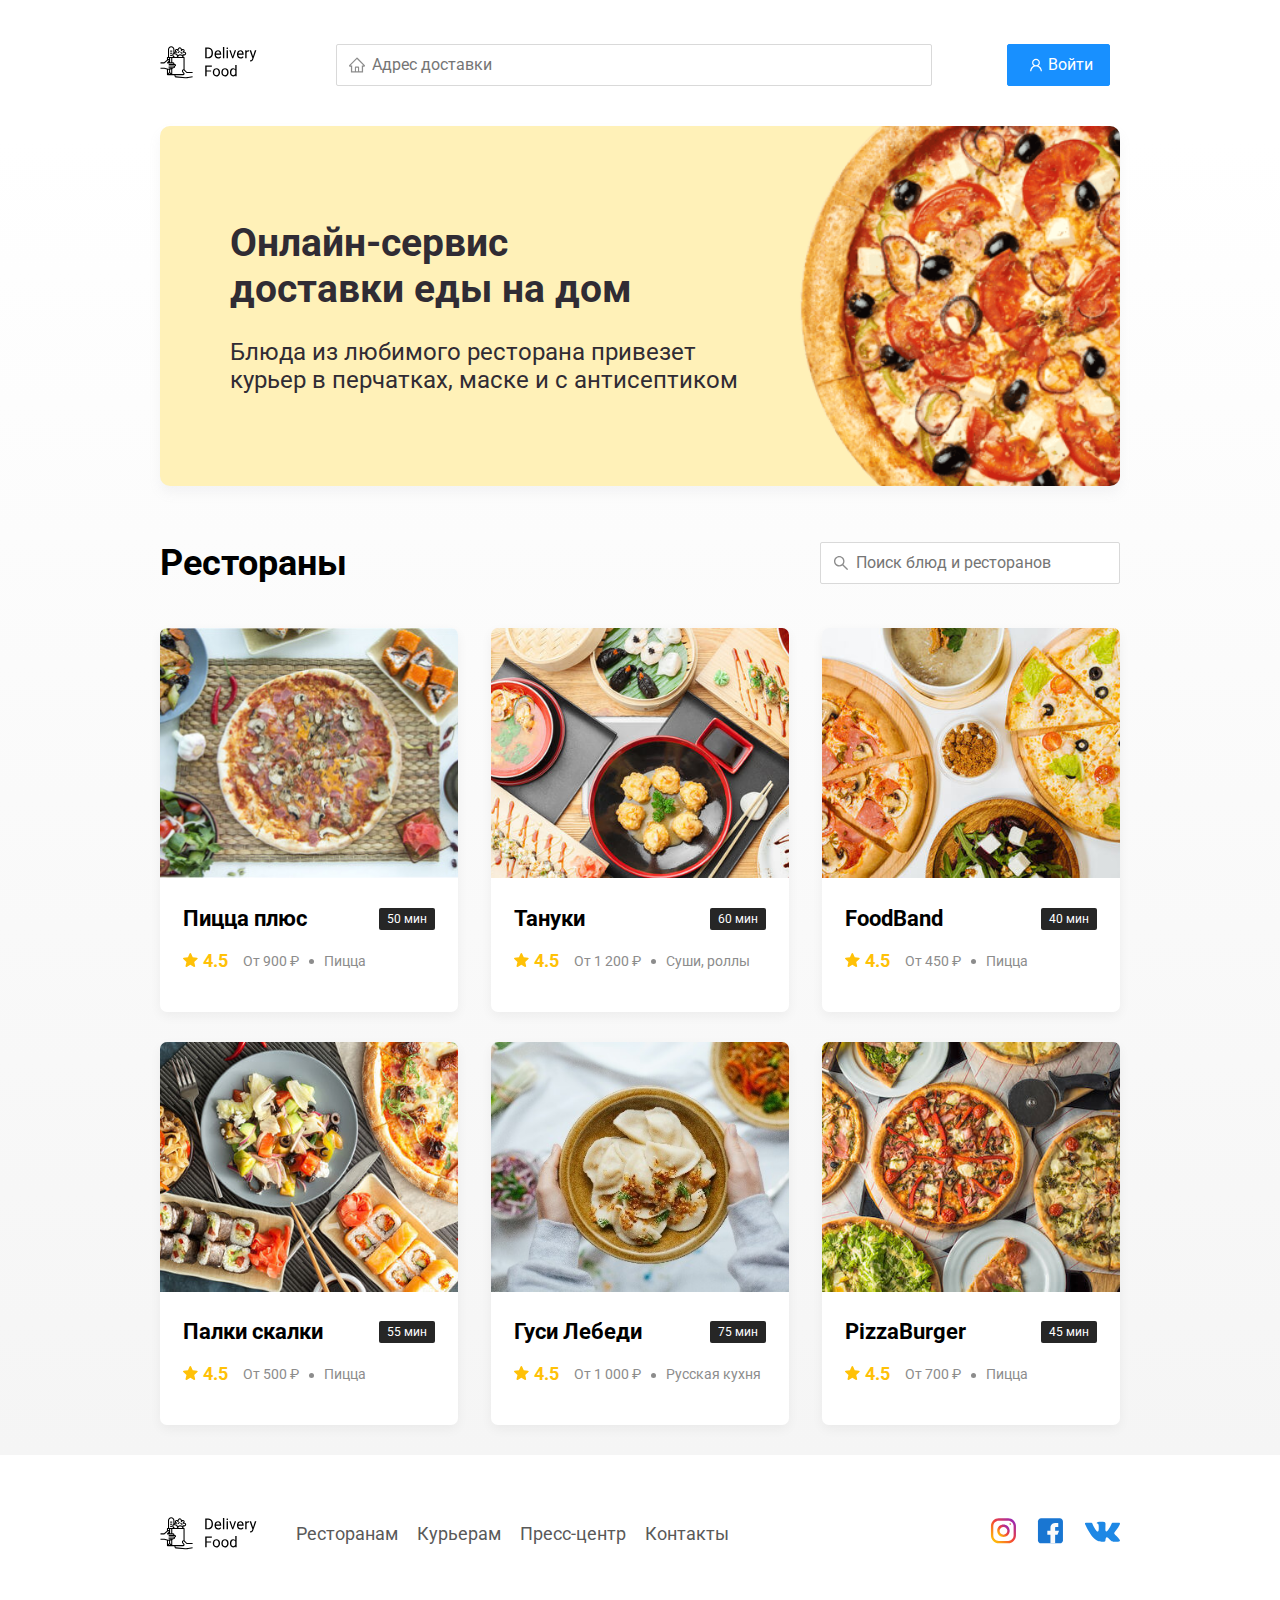
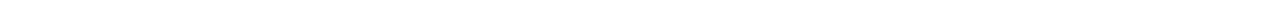
<file: index.html>
<!DOCTYPE html>
<html lang="ru">

<head>
	<meta charset="UTF-8">
	<meta http-equiv="X-UA-Compatible" content="IE=edge">
	<meta name="viewport" content="width=device-width, initial-scale=1.0">
	<title>Delivery Food</title>
	<link href="https://fonts.googleapis.com/css2?family=Roboto:wght@400;700&display=swap" rel="stylesheet">
	<link rel="stylesheet" href="css/normalize.css" />
	<link rel="stylesheet" href="css/style.css" />
</head>

<body>
	<div class="container">
		<header class="header">
			<a class="logo">
				<img src="img/icon/logo.svg" alt="Logo"/>
			</a>
			<label class="address">
				<input type="text" class="input input-address" placeholder="Адрес доставки"/>
			</label>
			<div class="buttons">
				<span class="user-name"></span>
				<button class="button button-primary button-auth">
					<span class="button-auth-svg"></span>
					<span class="button-text">Войти</span>
				</button>
				<button class="button button-cart" id="cart-button">
					<span class="button-cart-svg"></span>
					<span class="button-text">Корзина</span>
				</button>
				<button class="button button-primary button-out">
					<span class="button-text">Выйти</span>
					<span class="button-out-svg"></span>
				</button>
			</div>
		</header>
	</div>
	<!-- /.container  -->

	<main class="main">
		<div class="container">
			<section class="container-promo">
				<section class="promo pizza">
					<h1 class="promo-title">Онлайн-сервис <br/>доставки еды на дом</h1>
					<p class="promo-text">
						Блюда из любимого ресторана привезет курьер в перчатках, маске и с антисептиком
					</p>
				</section>
				<!-- <section class="promo kebab">
						<h1 class="promo-title">Шашлыки на майские <br> со скидкой 35%</h1>
						<p class="promo-text">
							Закажите шашлыки в любом ресторане до 10 мая и получите скидку по промокоду OMAGAD
						</p>
					</section>
					<section class="promo vegetables">
						<h1 class="promo-title">Скидка 20% на всю еду <br> по промокоду LOVE.JS</h1>
						<p class="promo-text">
							Блюдо из ресторана привезут вместе с двумя подарочными книгами по фронтенду
						</p>
					</section>
					<section class="promo sushi">
						<h1 class="promo-title">Сеты со скидкой до 30% <br> в ресторанах</h1>
						<p class="promo-text">
							Скидки на сеты до 30 мая по промокоду DADADA
						</p>
					</section> -->
			</section>
			<section class="restaurants">
				<div class="section-heading">
					<h2 class="section-title">Рестораны</h2>
					<label class="search">
						<input type="text" class="input input-search" placeholder="Поиск блюд и ресторанов"/>
					</label>
				</div>
				<div class="cards cards-restaurants">
					<a href="restaurant.html" class="card card-restaurant">
						<img src="img/pizza-plus/preview.jpg" alt="image" class="card-image"/>
						<div class="card-text">
							<div class="card-heading">
								<h3 class="card-title">Пицца плюс</h3>
								<span class="card-tag tag">50 мин</span>
							</div>
							<!-- /.card-heading -->
							<div class="card-info">
								<div class="rating">
									4.5
								</div>
								<div class="price">От 900 ₽</div>
								<div class="category">Пицца</div>
							</div>
							<!-- /.card-info -->
						</div>
						<!-- /.card-text -->
					</a>
					<!-- /.card -->

					<a href="restaurant.html" class="card card-restaurant">
						<img src="img/tanuki/preview.jpg" alt="image" class="card-image"/>
						<div class="card-text">
							<div class="card-heading">
								<h3 class="card-title">Тануки</h3>
								<span class="card-tag tag">60 мин</span>
							</div>
							<!-- /.card-heading -->
							<div class="card-info">
								<div class="rating">
									4.5
								</div>
								<div class="price">От 1 200 ₽</div>
								<div class="category">Суши, роллы</div>
							</div>
							<!-- /.card-info -->
						</div>
						<!-- /.card-text -->
					</a>
					<!-- /.card -->

					<a href="restaurant.html" class="card card-restaurant">
						<img src="img/food-band/preview.jpg" alt="image" class="card-image"/>
						<div class="card-text">
							<div class="card-heading">
								<h3 class="card-title">FoodBand</h3>
								<span class="card-tag tag">40 мин</span>
							</div>
							<!-- /.card-heading -->
							<div class="card-info">
								<div class="rating">
									4.5
								</div>
								<div class="price">От 450 ₽</div>
								<div class="category">Пицца</div>
							</div>
							<!-- /.card-info -->
						</div>
						<!-- /.card-text -->
					</a>
					<!-- /.card -->

					<a href="restaurant.html" class="card card-restaurant">
						<img src="img/palki-skalki/preview.jpg" alt="image" class="card-image"/>
						<div class="card-text">
							<div class="card-heading">
								<h3 class="card-title">Палки скалки</h3>
								<span class="card-tag tag">55 мин</span>
							</div>
							<!-- /.card-heading -->
							<div class="card-info">
								<div class="rating">
									4.5
								</div>
								<div class="price">От 500 ₽</div>
								<div class="category">Пицца</div>
							</div>
							<!-- /.card-info -->
						</div>
						<!-- /.card-text -->
					</a>
					<!-- /.card -->

					<a href="restaurant.html" class="card card-restaurant">
						<img src="img/gusi-lebedi/preview.jpg" alt="image" class="card-image"/>
						<div class="card-text">
							<div class="card-heading">
								<h3 class="card-title">Гуси Лебеди</h3>
								<span class="card-tag tag">75 мин</span>
							</div>
							<!-- /.card-heading -->
							<div class="card-info">
								<div class="rating">
									4.5
								</div>
								<div class="price">От 1 000 ₽</div>
								<div class="category">Русская кухня</div>
							</div>
							<!-- /.card-info -->
						</div>
						<!-- /.card-text -->
					</a>
					<!-- /.card -->

					<a href="restaurant.html" class="card card-restaurant">
						<img src="img/pizza-burger/preview.jpg" alt="image" class="card-image"/>
						<div class="card-text">
							<div class="card-heading">
								<h3 class="card-title">PizzaBurger</h3>
								<span class="card-tag tag">45 мин</span>
							</div>
							<!-- /.card-heading -->
							<div class="card-info">
								<div class="rating">
									4.5
								</div>
								<div class="price">От 700 ₽</div>
								<div class="category">Пицца</div>
							</div>
							<!-- /.card-info -->
						</div>
						<!-- /.card-text -->
					</a>
					<!-- /.card -->
				</div>
				<!-- /.cards -->
			</section>
			<section class="menu hide">
				<div class="section-heading">
					<h2 class="section-title restaurant-title">Пицца Плюс</h2>
					<div class="card-info">
						<div class="rating">
							4.5
						</div>
						<div class="price">От 900 ₽</div>
						<div class="category">Пицца</div>
					</div>
					<!-- /.card-info -->
				</div>
				<div class="cards cards-menu">
					<div class="card">
						<img src="img/pizza-plus/pizza-vesuvius.jpg" alt="image" class="card-image"/>
						<div class="card-text">
							<div class="card-heading">
								<h3 class="card-title card-title-reg">Пицца Везувий</h3>
							</div>
							<!-- /.card-heading -->
							<div class="card-info">
								<div class="ingredients">Соус томатный, сыр «Моцарелла», ветчина, пепперони, перец
									«Халапенье», соус «Тобаско», томаты.
								</div>
							</div>
							<!-- /.card-info -->
							<div class="card-buttons">
								<button class="button button-primary button-add-cart">
									<span class="button-card-text">В корзину</span>
									<span class="button-cart-svg"></span>
								</button>
								<strong class="card-price-bold">545 ₽</strong>
							</div>
						</div>
						<!-- /.card-text -->
					</div>
					<!-- /.card -->

					<div class="card">
						<img src="img/pizza-plus/pizza-girls.jpg" alt="image" class="card-image"/>
						<div class="card-text">
							<div class="card-heading">
								<h3 class="card-title card-title-reg">Пицца Девичник</h3>
							</div>
							<!-- /.card-heading -->
							<div class="card-info">
								<div class="ingredients">Соус томатный, постное тесто, нежирный сыр, кукуруза, лук, маслины,
									грибы, помидоры, болгарский перец.
								</div>
							</div>
							<!-- /.card-info -->
							<div class="card-buttons">
								<button class="button button-primary button-add-cart">
									<span class="button-card-text">В корзину</span>
									<span class="button-cart-svg"></span>
								</button>
								<strong class="card-price-bold">450 ₽</strong>
							</div>
						</div>
						<!-- /.card-text -->
					</div>
					<!-- /.card -->

					<div class="card">
						<img src="img/pizza-plus/pizza-oleole.jpg" alt="image" class="card-image"/>
						<div class="card-text">
							<div class="card-heading">
								<h3 class="card-title card-title-reg">Пицца Оле-Оле</h3>
							</div>
							<!-- /.card-heading -->
							<div class="card-info">
								<div class="ingredients">Соус томатный, сыр «Моцарелла», черри, маслины, зелень, майонез
								</div>
							</div>
							<!-- /.card-info -->
							<div class="card-buttons">
								<button class="button button-primary button-add-cart">
									<span class="button-card-text">В корзину</span>
									<span class="button-cart-svg"></span>
								</button>
								<strong class="card-price-bold">440 ₽</strong>
							</div>
						</div>
						<!-- /.card-text -->
					</div>
					<!-- /.card -->

					<div class="card">
						<img src="img/pizza-plus/pizza-plus.jpg" alt="image" class="card-image"/>
						<div class="card-text">
							<div class="card-heading">
								<h3 class="card-title card-title-reg">Пицца Плюс</h3>
							</div>
							<!-- /.card-heading -->
							<div class="card-info">
								<div class="ingredients">Соус томатный, сыр «Моцарелла», сыр «Чеддер», томаты, пепперони,
									телятина, грибы, бекон, болгарский перец.
								</div>
							</div>
							<!-- /.card-info -->
							<div class="card-buttons">
								<button class="button button-primary button-add-cart">
									<span class="button-card-text">В корзину</span>
									<span class="button-cart-svg"></span>
								</button>
								<strong class="card-price-bold">805 ₽</strong>
							</div>
						</div>
						<!-- /.card-text -->
					</div>
					<!-- /.card -->

					<div class="card">
						<img src="img/pizza-plus/pizza-hawaiian.jpg" alt="image" class="card-image"/>
						<div class="card-text">
							<div class="card-heading">
								<h3 class="card-title card-title-reg">Пицца Гавайская</h3>
							</div>
							<!-- /.card-heading -->
							<div class="card-info">
								<div class="ingredients">Соус томатный, сыр «Моцарелла», ветчина, ананасы</div>
							</div>
							<!-- /.card-info -->
							<div class="card-buttons">
								<button class="button button-primary button-add-cart">
									<span class="button-card-text">В корзину</span>
									<span class="button-cart-svg"></span>
								</button>
								<strong class="card-price-bold">440 ₽</strong>
							</div>
						</div>
						<!-- /.card-text -->
					</div>
					<!-- /.card -->

					<div class="card">
						<img src="img/pizza-plus/pizza-classic.jpg" alt="image" class="card-image"/>
						<div class="card-text">
							<div class="card-heading">
								<h3 class="card-title card-title-reg">Пицца Классика</h3>
							</div>
							<!-- /.card-heading -->
							<div class="card-info">
								<div class="ingredients">Соус томатный, сыр «Моцарелла», сыр «Пармезан», ветчина, салями,
									грибы.
								</div>
							</div>
							<!-- /.card-info -->
							<div class="card-buttons">
								<button class="button button-primary button-add-cart">
									<span class="button-card-text">В корзину</span>
									<span class="button-cart-svg"></span>
								</button>
								<strong class="card-price-bold">510 ₽</strong>
							</div>
						</div>
						<!-- /.card-text -->
					</div>
					<!-- /.card -->
				</div>
				<!-- /.cards -->
			</section>

		</div>
		<!-- /.container -->
	</main>

	<footer class="footer">
		<div class="container">
			<div class="footer-block">
				<img src="img/icon/logo.svg" alt="logo" class="logo footer-logo"/>
				<nav class="footer-nav">
					<a href="#" class="footer-link">Ресторанам </a>
					<a href="#" class="footer-link">Курьерам</a>
					<a href="#" class="footer-link">Пресс-центр</a>
					<a href="#" class="footer-link">Контакты</a>
				</nav>
				<div class="social-links">
					<a href="#" class="social-link"><img src="img/social/instagram.svg" alt="instagram"/></a>
					<a href="#" class="social-link"><img src="img/social/fb.svg" alt="facebook"/></a>
					<a href="#" class="social-link"><img src="img/social/vk.svg" alt="vk"/></a>
				</div>
				<!-- /.social-links -->
			</div>
			<!-- /.footer-block -->
		</div>
	</footer>

	<div class="modal modal-cart">
		<div class="modal-dialog">
			<div class="modal-header">
				<h3 class="modal-title">Корзина</h3>
				<button class="close">&times;</button>
			</div>
			<!-- /.modal-header -->
			<div class="modal-body">
				<div class="food-row">
					<span class="food-name">Ролл угорь стандарт</span>
					<strong class="food-price">250 ₽</strong>
					<div class="food-counter">
						<button class="counter-button">-</button>
						<span class="counter">1</span>
						<button class="counter-button">+</button>
					</div>
				</div>
				<!-- /.foods-row -->
				<div class="food-row">
					<span class="food-name">Ролл угорь стандарт</span>
					<strong class="food-price">250 ₽</strong>
					<div class="food-counter">
						<button class="counter-button">-</button>
						<span class="counter">1</span>
						<button class="counter-button">+</button>
					</div>
				</div>
				<!-- /.foods-row -->
				<div class="food-row">
					<span class="food-name">Ролл угорь стандарт</span>
					<strong class="food-price">250 ₽</strong>
					<div class="food-counter">
						<button class="counter-button">-</button>
						<span class="counter">1</span>
						<button class="counter-button">+</button>
					</div>
				</div>
				<!-- /.foods-row -->
				<div class="food-row">
					<span class="food-name">Ролл угорь стандарт</span>
					<strong class="food-price">250 ₽</strong>
					<div class="food-counter">
						<button class="counter-button">-</button>
						<span class="counter">1</span>
						<button class="counter-button">+</button>
					</div>
				</div>
				<!-- /.foods-row -->
			</div>
			<!-- /.modal-body -->
			<div class="modal-footer">
				<span class="modal-pricetag">1250 ₽</span>
				<div class="footer-buttons">
					<button class="button button-primary">Оформить заказ</button>
					<button class="button clear-cart">Отмена</button>
				</div>
			</div>
			<!-- /.modal-footer -->
		</div>
		<!-- /.modal-dialog -->
	</div>

	<div class="modal-auth">
		<div class="modal-dialog modal-dialog-auth">
			<button class="close-auth">&times;</button>
			<form id="logInForm">
				<fieldset class="modal-body">
					<legend class="modal-title">Авторизация</legend>
					<label class="label-auth">
						<span>Логин</span>
						<input id="login" type="text">
					</label>
					<label class="label-auth">
						<span>Пароль</span>
						<input id="password" type="password">
					</label>
				</fieldset>
				<!-- /.modal-body -->
				<div class="modal-footer">
					<div class="footer-buttons">
						<button class="button button-primary button-login" type="submit">Войти</button>
					</div>
				</div>
			</form>
			<!-- /.modal-footer -->
		</div>
		<!-- /.modal-dialog -->
	</div>
	<script src="js/wow.min.js"></script>
	<script src="js/main.js"></script>
</body>

</html>
</file>
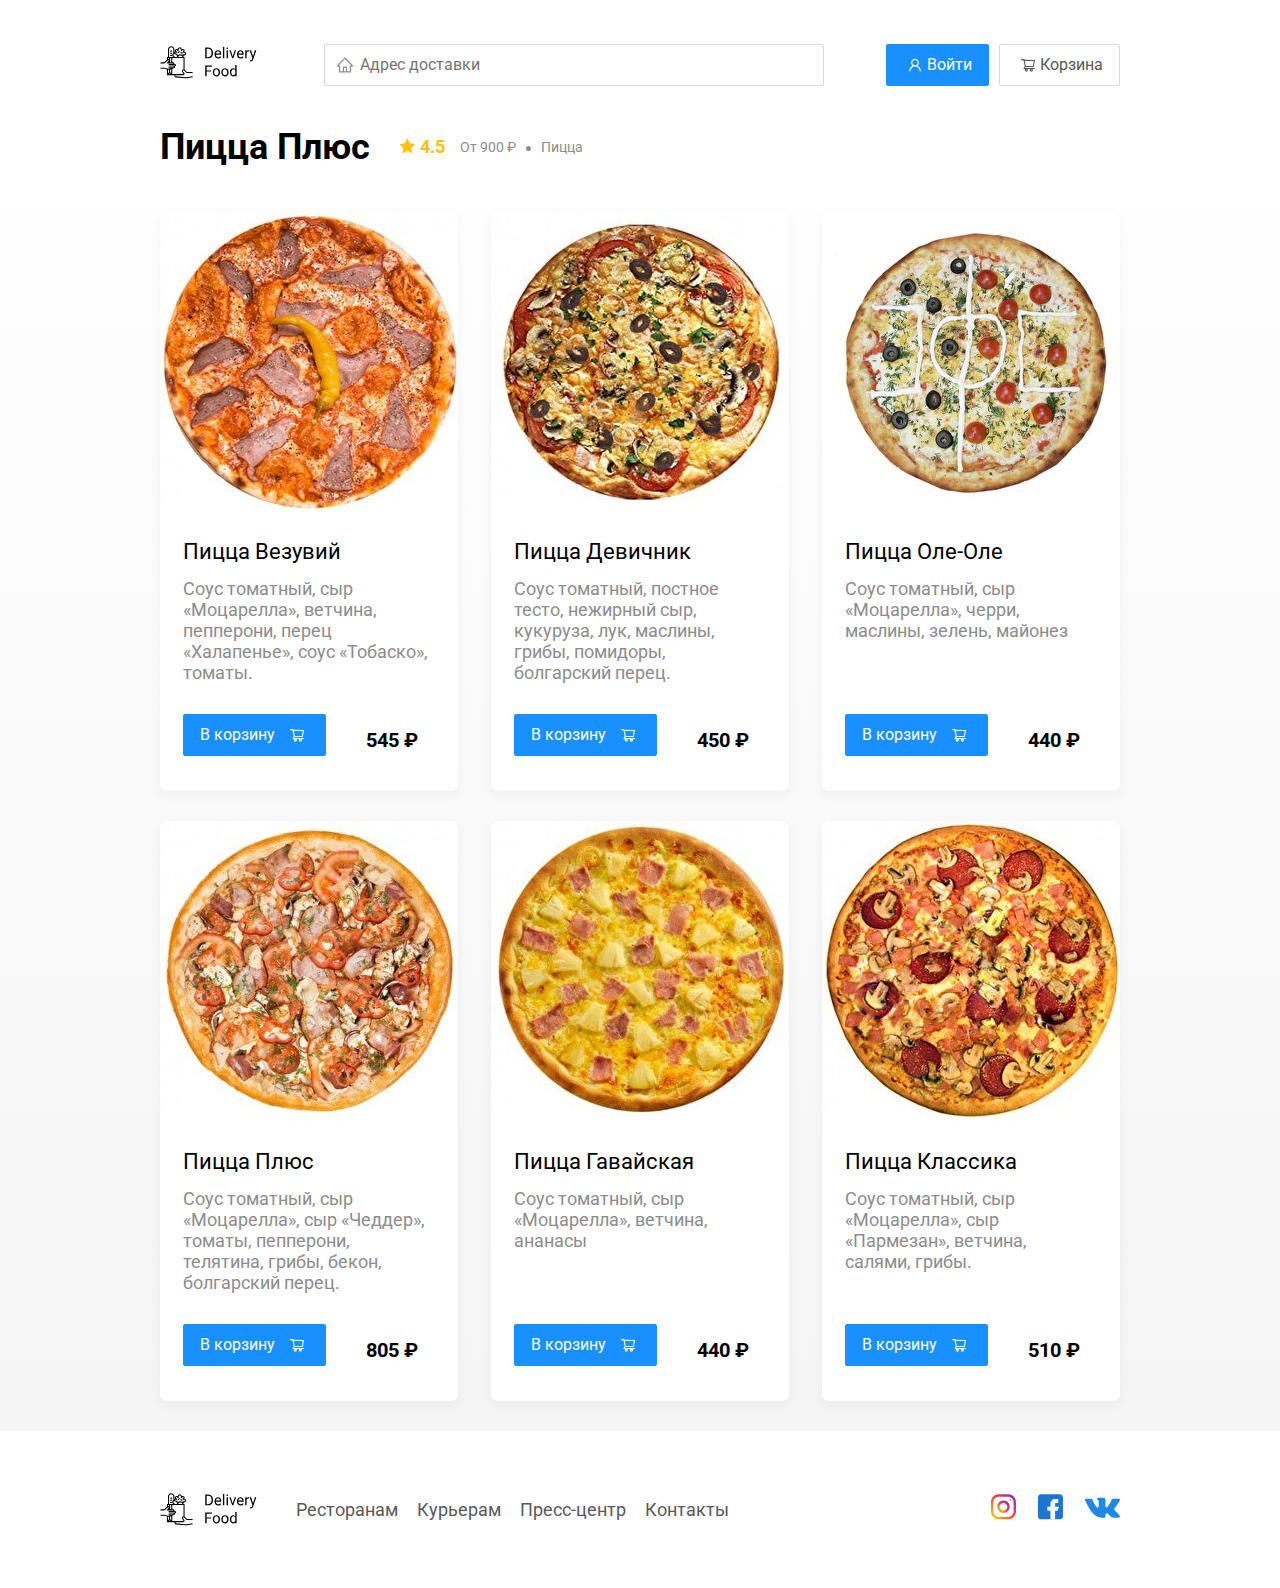
<file: restaurant.html>
<!DOCTYPE html>
<html lang="ru">
<head>
	<meta charset="UTF-8">
	<meta http-equiv="X-UA-Compatible" content="IE=edge">
	<meta name="viewport" content="width=device-width, initial-scale=1.0">
	<title>Pizza Burger</title>
	<link rel="stylesheet" href="https://cdnjs.cloudflare.com/ajax/libs/animate.css/4.1.1/animate.min.css" />
	<link href="https://fonts.googleapis.com/css2?family=Roboto:wght@400;700&display=swap" rel="stylesheet">
	<link rel="stylesheet" href="css/normalize.css" />
	<link rel="stylesheet" href="css/style.css" />
</head>
<body>
	<div class="container">
		<header class="header">
			<a href="index.html" class="logo">
				<img src="img/icon/logo.svg" alt="Logo"/>
			</a>
			<label class="address">
				<input type="text" class="input input-address" placeholder="Адрес доставки"/>
			</label>
			<div class="buttons">
				<button class="button button-primary button-auth">
					<span class="button-auth-svg"></span>
					<span class="button-text">Войти</span>
				</button>
				<button class="button" id="cart-button">
					<span class="button-cart-svg"></span>
					<span class="button-text">Корзина</span>
				</button>
			</div>
		</header>
	</div>
	<!-- /.container  -->

	<main class="main">
		<div class="container">
			<section class="menu">
				<div class="section-heading">
					<h2 class="section-title restaurant-title">Пицца Плюс</h2>
					<div class="card-info">
						<div class="rating">
							4.5
						</div>
						<div class="price">От 900 ₽</div>
						<div class="category">Пицца</div>
					</div>
					<!-- /.card-info -->
				</div>
				<div class="cards cards-menu">
					<div class="card wow animate__animated animate__fadeInUp" data-wow-delay="0.2s">
						<img src="img/pizza-plus/pizza-vesuvius.jpg" alt="image" class="card-img"/>
						<div class="card-text">
							<div class="card-heading">
								<h3 class="card-title card-title-reg">Пицца Везувий</h3>
							</div>
							<!-- /.card-heading -->
							<div class="card-info">
								<div class="ingredients">Соус томатный, сыр «Моцарелла», ветчина, пепперони, перец
								                         «Халапенье», соус «Тобаско», томаты.
								</div>
							</div>
							<!-- /.card-info -->
							<div class="card-buttons">
								<button class="button button-primary button-add-cart">
									<span class="button-card-text">В корзину</span>
									<span class="button-cart-svg"></span>
								</button>
								<strong class="card-price-bold">545 ₽</strong>
							</div>
						</div>
						<!-- /.card-text -->
					</div>
					<!-- /.card -->

					<div class="card wow animate__animated animate__fadeInUp" data-wow-delay="0.4s">
						<img src="img/pizza-plus/pizza-girls.jpg" alt="image" class="card-img"/>
						<div class="card-text">
							<div class="card-heading">
								<h3 class="card-title card-title-reg">Пицца Девичник</h3>
							</div>
							<!-- /.card-heading -->
							<div class="card-info">
								<div class="ingredients">Соус томатный, постное тесто, нежирный сыр, кукуруза, лук, маслины,
								                         грибы, помидоры, болгарский перец.
								</div>
							</div>
							<!-- /.card-info -->
							<div class="card-buttons">
								<button class="button button-primary button-add-cart">
									<span class="button-card-text">В корзину</span>
									<span class="button-cart-svg"></span>
								</button>
								<strong class="card-price-bold">450 ₽</strong>
							</div>
						</div>
						<!-- /.card-text -->
					</div>
					<!-- /.card -->

					<div class="card wow animate__animated animate__fadeInUp" data-wow-delay="0.6s">
						<img src="img/pizza-plus/pizza-oleole.jpg" alt="image" class="card-img"/>
						<div class="card-text">
							<div class="card-heading">
								<h3 class="card-title card-title-reg">Пицца Оле-Оле</h3>
							</div>
							<!-- /.card-heading -->
							<div class="card-info">
								<div class="ingredients">Соус томатный, сыр «Моцарелла», черри, маслины, зелень, майонез
								</div>
							</div>
							<!-- /.card-info -->
							<div class="card-buttons">
								<button class="button button-primary button-add-cart">
									<span class="button-card-text">В корзину</span>
									<span class="button-cart-svg"></span>
								</button>
								<strong class="card-price-bold">440 ₽</strong>
							</div>
						</div>
						<!-- /.card-text -->
					</div>
					<!-- /.card -->

					<div class="card wow animate__animated animate__fadeInUp" data-wow-delay="0.2s">
						<img src="img/pizza-plus/pizza-plus.jpg" alt="image" class="card-img"/>
						<div class="card-text">
							<div class="card-heading">
								<h3 class="card-title card-title-reg">Пицца Плюс</h3>
							</div>
							<!-- /.card-heading -->
							<div class="card-info">
								<div class="ingredients">Соус томатный, сыр «Моцарелла», сыр «Чеддер», томаты, пепперони,
								                         телятина, грибы, бекон, болгарский перец.
								</div>
							</div>
							<!-- /.card-info -->
							<div class="card-buttons">
								<button class="button button-primary button-add-cart">
									<span class="button-card-text">В корзину</span>
									<span class="button-cart-svg"></span>
								</button>
								<strong class="card-price-bold">805 ₽</strong>
							</div>
						</div>
						<!-- /.card-text -->
					</div>
					<!-- /.card -->

					<div class="card wow animate__animated animate__fadeInUp" data-wow-delay="0.4s">
						<img src="img/pizza-plus/pizza-hawaiian.jpg" alt="image" class="card-img"/>
						<div class="card-text">
							<div class="card-heading">
								<h3 class="card-title card-title-reg">Пицца Гавайская</h3>
							</div>
							<!-- /.card-heading -->
							<div class="card-info">
								<div class="ingredients">Соус томатный, сыр «Моцарелла», ветчина, ананасы</div>
							</div>
							<!-- /.card-info -->
							<div class="card-buttons">
								<button class="button button-primary button-add-cart">
									<span class="button-card-text">В корзину</span>
									<span class="button-cart-svg"></span>
								</button>
								<strong class="card-price-bold">440 ₽</strong>
							</div>
						</div>
						<!-- /.card-text -->
					</div>
					<!-- /.card -->

					<div class="card wow animate__animated animate__fadeInUp" data-wow-delay="0.6s">
						<img src="img/pizza-plus/pizza-classic.jpg" alt="image" class="card-img"/>
						<div class="card-text">
							<div class="card-heading">
								<h3 class="card-title card-title-reg">Пицца Классика</h3>
							</div>
							<!-- /.card-heading -->
							<div class="card-info">
								<div class="ingredients">Соус томатный, сыр «Моцарелла», сыр «Пармезан», ветчина, салями,
								                         грибы.
								</div>
							</div>
							<!-- /.card-info -->
							<div class="card-buttons">
								<button class="button button-primary button-add-cart">
									<span class="button-card-text">В корзину</span>
									<span class="button-cart-svg"></span>
								</button>
								<strong class="card-price-bold">510 ₽</strong>
							</div>
						</div>
						<!-- /.card-text -->
					</div>
					<!-- /.card -->
				</div>
				<!-- /.cards -->
			</section>
		</div>
		<!-- /.container -->
	</main>

	<footer class="footer">
		<div class="container">
			<div class="footer-block">
				<img src="img/icon/logo.svg" alt="logo" class="logo footer-logo"/>
				<nav class="footer-nav">
					<a href="#" class="footer-link">Ресторанам </a>
					<a href="#" class="footer-link">Курьерам</a>
					<a href="#" class="footer-link">Пресс-центр</a>
					<a href="#" class="footer-link">Контакты</a>
				</nav>
				<div class="social-links">
					<a href="#" class="social-link"><img src="img/social/instagram.svg" alt="instagram"/></a>
					<a href="#" class="social-link"><img src="img/social/fb.svg" alt="facebook"/></a>
					<a href="#" class="social-link"><img src="img/social/vk.svg" alt="vk"/></a>
				</div>
				<!-- /.social-links -->
			</div>
			<!-- /.footer-block -->
		</div>
	</footer>

	<div class="modal modal-cart">
		<div class="modal-dialog">
			<div class="modal-header">
				<h3 class="modal-title">Корзина</h3>
				<button class="close">&times;</button>
			</div>
			<!-- /.modal-header -->
			<div class="modal-body">
				<div class="food-row">
					<span class="food-name">Ролл угорь стандарт</span>
					<strong class="food-price">250 ₽</strong>
					<div class="food-counter">
						<button class="counter-button">-</button>
						<span class="counter">1</span>
						<button class="counter-button">+</button>
					</div>
				</div>
				<!-- /.foods-row -->
				<div class="food-row">
					<span class="food-name">Ролл угорь стандарт</span>
					<strong class="food-price">250 ₽</strong>
					<div class="food-counter">
						<button class="counter-button">-</button>
						<span class="counter">1</span>
						<button class="counter-button">+</button>
					</div>
				</div>
				<!-- /.foods-row -->
				<div class="food-row">
					<span class="food-name">Ролл угорь стандарт</span>
					<strong class="food-price">250 ₽</strong>
					<div class="food-counter">
						<button class="counter-button">-</button>
						<span class="counter">1</span>
						<button class="counter-button">+</button>
					</div>
				</div>
				<!-- /.foods-row -->
				<div class="food-row">
					<span class="food-name">Ролл угорь стандарт</span>
					<strong class="food-price">250 ₽</strong>
					<div class="food-counter">
						<button class="counter-button">-</button>
						<span class="counter">1</span>
						<button class="counter-button">+</button>
					</div>
				</div>
				<!-- /.foods-row -->
			</div>
			<!-- /.modal-body -->
			<div class="modal-footer">
				<span class="modal-pricetag">1250 ₽</span>
				<div class="footer-buttons">
					<button class="button button-primary">Оформить заказ</button>
					<button class="button clear-cart">Отмена</button>
				</div>
			</div>
			<!-- /.modal-footer -->
		</div>
		<!-- /.modal-dialog -->
	</div>

	<script src="js/wow.min.js"></script>
	<script src="js/main.js"></script>
</body>
</html>
</file>
<file: css/style.css>
* {
  box-sizing: border-box;
}

body {
  font-family: "Roboto", sans-serif;
  padding-top: 44px;
}

a,
button {
  cursor: pointer;
  color: inherit;
}

.hide {
  display: none;
}

.container {
  max-width: 1200px;
  margin: auto;
}

.header {
  display: flex;
  align-items: center;
  justify-content: space-between;
  margin-bottom: 40px;
}

.input {
  background-color: #ffffff;
  border: 1px solid #d9d9d9;
  border-radius: 2px;
  font-size: 16px;
  line-height: 24px;
  padding: 8px 8px 8px 35px;
  background-repeat: no-repeat;
  background-position: left 11px center;
}

.address {
  flex: 0.8;
}

.input-address {
  width: 100%;
  background-image: url(../img/icon/home.svg);
}

.search {
  margin-left: auto;
}

.input-search {
  width: 300px;
  background-image: url(../img/icon/search.svg);
}

.buttons {
  display: flex;
  align-items: center;
}

.button {
  display: flex;
  align-items: center;
  padding: 8px 16px;
  background: #ffffff;
  border: 1px solid #d9d9d9;
  box-sizing: border-box;
  box-shadow: 0 0 2px rgba(0, 0, 0, 0.0015);
  border-radius: 2px;
  color: #595959;
  font-size: 16px;
  line-height: 24px;
}

.button:hover {
  background: #1890ff;
  border: 1px solid #1890ff;
  color: #fff;
}

.button-primary {
  background: #1890ff;
  border: 1px solid #1890ff;
  color: #fff;
  margin-right: 10px;
}

.button-primary:hover {
  background: #ffffff;
  border: 1px solid #d9d9d9;
  color: #595959;
}

.button-icon {
  margin-right: 6px;
}

.button-card-text {
  margin-right: 10px;
}

.button-auth {
  background-position: 20px 13px;
}

.button-primary .button-auth-svg {
  width: 24px;
  height: 24px;
  background-color: #fff;
  -webkit-mask: url("../img/icon/user.svg") no-repeat 50% 50%;
  mask: url("../img/icon/user.svg") no-repeat 50% 50%;
  background-repeat: no-repeat;
}

.button-primary:hover .button-auth-svg {
  background-color: #595959;
}

.button .button-cart-svg {
  width: 24px;
  height: 24px;
  background-color: #595959;
  -webkit-mask: url("../img/icon/shopping-cart.svg") no-repeat 50% 50%;
  mask: url("../img/icon/shopping-cart.svg") no-repeat 50% 50%;
  background-repeat: no-repeat;
}

.button-primary .button-cart-svg {
  background-color: #fff;
}

.button:hover .button-cart-svg {
  background-color: #fff;
}

.button-primary:hover .button-cart-svg {
  background-color: #595959;
}

.button-cart {
  display: none;
  margin: 0 5px;
}

.button-out {
  display: none;
  margin: 0 5px;
}

.user-name {
  display: none;
  margin-right: 20px;
  font-weight: bold;
  font-size: 18px;
}

.promo-slider {
  width: 600px;
  height: 300px;
}

.promo {
  box-shadow: 0 7px 12px rgba(158, 158, 163, 0.1);
  border-radius: 10px;
  padding: 68px 70px;
  margin-bottom: 56px;
}

.pizza {
  background: #fff1b8 url(../img/promo/pizza.png) no-repeat top -100px right -250px /
    830px;
}

.kebab {
  background: #d6e4ff url(../img/promo/kebab.png) no-repeat top 45px right 40px /
    450px;
}

.vegetables {
  background: #fff566 url(../img/promo/vegetables.png) no-repeat top 0 right 0 /
    825px;
}

.sushi {
  background: #fff1f0 url(../img/promo/sushi.png) no-repeat top 10px right 15px /
    500px;
}

.promo-title {
  font-style: normal;
  font-weight: bold;
  font-size: 39px;
  line-height: 46px;
  color: #302c34;
}

.promo-text {
  font-style: normal;
  font-weight: normal;
  font-size: 24px;
  line-height: 28px;
  color: #302c34;
  max-width: 538px;
}

.main {
  background: linear-gradient(
    180deg,
    rgba(245, 245, 245, 0) 1.04%,
    #f5f5f5 100%
  );
}

.section-heading {
  display: flex;
  align-items: center;
  margin-bottom: 44px;
}

.section-title {
  font-style: normal;
  font-weight: bold;
  font-size: 36px;
  line-height: 42px;
  margin: 0 30px 0 0;
  color: #000000;
}

.cards {
  display: flex;
  align-items: flex-start;
  justify-content: space-between;
  flex-wrap: wrap;
}

.card {
  background: #ffffff;
  box-shadow: 0 4px 12px rgba(0, 0, 0, 0.05);
  border-radius: 7px;
  overflow: hidden;
  margin-bottom: 30px;
  flex-basis: 31%;
  text-decoration: none;
}

.card-restaurant {
  cursor: pointer;
}

.card-image {
  width: 100%;
  height: 250px;
  object-fit: cover;
}

.card-text {
  padding: 20px 23px 35px;
  min-height: 275px;
  display: flex;
  flex-direction: column;
}

.restaurants .card-text {
  min-height: auto;
}

.card-heading {
  display: flex;
  align-items: center;
  justify-content: space-between;
  margin-bottom: 10px;
}

.card-title {
  margin: 0;
  font-style: normal;
  font-weight: bold;
  font-size: 22px;
  line-height: 32px;
}

.card-title-reg {
  font-weight: 400;
}

.card-tag {
  font-style: normal;
  font-weight: normal;
  font-size: 12px;
  line-height: 20px;
  color: #ffffff;
  background: #262626;
  border-radius: 2px;
  padding: 1px 8px;
}

.card-info {
  display: flex;
  align-items: center;
  flex-wrap: wrap;
}

.card-buttons {
  display: flex;
  margin-top: 24px;
  flex-grow: 1;
  align-items: flex-end;
}

.card-price-bold {
  font-weight: bold;
  font-size: 20px;
  line-height: 32px;
  margin-left: 30px;
}

.rating {
  background-image: url("../img/icon/rating.svg");
  background-repeat: no-repeat;
  background-position: 0 7px;
  padding-left: 20px;
  margin-right: 26px;
  color: #ffc107;
  font-weight: bold;
  font-size: 18px;
  line-height: 32px;
}

.price,
.category {
  color: #8c8c8c;
  font-size: 18px;
  line-height: 32px;
}

.price {
  margin-right: 10px;
}

.ingredients {
  color: #8c8c8c;
  font-size: 18px;
  line-height: 21px;
}

.category {
  text-overflow: ellipsis;
  overflow: hidden;
  white-space: nowrap;
  max-width: 150px;
}

.price:after {
  content: "";
  width: 5px;
  height: 5px;
  background-color: #8c8c8c;
  display: inline-block;
  vertical-align: middle;
  border-radius: 50%;
  margin-left: 10px;
}

.footer {
  padding: 60px 0;
}

.footer-block {
  display: flex;
  align-items: center;
  justify-content: space-between;
}

.footer-nav {
  margin-left: 35px;
  margin-right: auto;
}

.footer-link {
  display: inline-block;
  color: #595959;
  font-style: normal;
  font-weight: normal;
  font-size: 18px;
  line-height: 21px;
  text-decoration: none;
}

.footer-link:not(:last-child) {
  margin-right: 15px;
}

.social-links {
  display: flex;
  align-items: center;
}

.social-link:not(:last-child) {
  margin-right: 21px;
}

.modal {
  position: fixed;
  left: 0;
  top: 0;
  width: 100%;
  height: 100%;
  background: rgba(0, 0, 0, 0.4);
  display: none;
  z-index: 999;
}

.modal-auth {
  position: fixed;
  left: 0;
  top: 0;
  width: 100%;
  height: 100%;
  background: rgba(0, 0, 0, 0.4);
  display: none;
  z-index: 999;
}

.is-open {
  display: flex;
}

.modal-dialog {
  max-width: 780px;
  width: 95%;
  background: #ffffff;
  border-radius: 5px;
  margin: auto;
  padding: 40px 45px;
}

.modal-dialog-auth {
  width: auto;
  position: relative;
}

.label-auth {
  display: block;
  margin: 30px;
}

.label-auth span {
  width: 80px;
  display: inline-block;
}

.modal-header {
  display: flex;
  align-items: center;
  justify-content: space-between;
  margin-bottom: 45px;
}

.modal-title {
  margin: 0;
  font-weight: bold;
  font-size: 36px;
  line-height: 42px;
}

.close {
  font-size: 36px;
  border: none;
  background-color: transparent;
}

.close-auth {
  font-size: 36px;
  border: none;
  background-color: transparent;
  position: absolute;
  top: 10px;
  right: 20px;
}

.modal-body {
  margin-bottom: 22px;
}

.food-row {
  display: flex;
  align-items: flex-start;
  justify-content: space-between;
  padding-bottom: 8px;
  border-bottom: 1px solid #d9d9d9;
  margin-bottom: 15px;
}

.food-name {
  font-weight: normal;
  font-size: 18px;
  line-height: 32px;
}

.food-price {
  margin-left: auto;
  margin-right: 47px;
  font-weight: bold;
  font-size: 20px;
  line-height: 32px;
}

.food-counter {
  display: flex;
  align-items: center;
}

.counter-button {
  display: flex;
  align-items: center;
  justify-content: center;
  width: 39px;
  height: 32px;
  background: #ffffff;
  border: 1px solid #40a9ff;
  box-sizing: border-box;
  border-radius: 2px;
  font-weight: normal;
  font-size: 14px;
  line-height: 22px;
  color: #40a9ff;
}

.counter-button:hover {
  background: #40a9ff;
  border: 1px solid #ffffff;
  color: #ffffff;
}

.counter {
  font-size: 16px;
  line-height: 24px;
  margin-left: 10px;
  margin-right: 10px;
}

.modal-footer {
  display: flex;
  align-items: center;
  justify-content: space-between;
}

.modal-auth .modal-footer {
  justify-content: flex-end;
}

.footer-buttons {
  display: flex;
  align-items: center;
}

.modal-pricetag {
  background: #262626;
  border-radius: 5px;
  color: #ffffff;
  padding: 15px 20px;
  font-size: 20px;
  line-height: 23px;
}

@media (max-width: 1366px) {
  .container {
    max-width: 960px;
  }

  .pizza {
    background-position: center right -300px;
    background-size: 750px;
  }

  .kebab {
    background-position: top -5px right -93px;
    background-size: 530px;
  }

  .vegetables {
    background-position: top 0 right -93px;
    background-size: 820px;
  }

  .sushi {
    background-position: center right -90px;
  }

  .rating {
    margin-right: 15px;
  }

  .category,
  .price {
    font-size: 14px;
  }
}

@media (max-width: 992px) {
  .container {
    max-width: 750px;
  }

  .pizza {
    padding: 50px;
    background-size: 500px;
    background-position: center right -200px;
  }

  .kebab {
    background-position: top 55px right -100px;
    background-size: 385px;
  }

  .vegetables {
    background-position: top 0 right -280px;
    background-size: 810px;
  }

  .sushi {
    background-position: top 30px right -175px;
  }

  .promo-text {
    font-size: 18px;
    max-width: 400px;
  }

  .card {
    flex-basis: 49%;
  }

  .footer-link {
    font-size: 16px;
  }
}

@media (max-width: 768px) {
  .container {
    max-width: 560px;
  }

  .card-info {
    flex-wrap: wrap;
  }

  .card .rating {
    flex-basis: 100%;
  }

  .card-title {
    font-size: 18px;
  }

  .card-text {
    min-height: 290px;
  }

  .card-price-bold {
    margin-left: 20px;
  }

  .pizza {
    background-size: 400px;
    background-position: bottom 50px right -200px;
  }

  .kebab {
    background-position: top -5px right -74px;
    background-size: 300px;
  }

  .vegetables {
    background-position: top 0 right -240px;
    background-size: 702px;
  }

  .sushi {
    background-position: top -24px right -75px;
    background-size: 302px;
  }

  .promo-title {
    font-size: 24px;
    line-height: 1.4;
  }

  .promo-text {
    margin-top: 0;
  }
}

@media (max-width: 578px) {
  .container {
    width: 90%;
  }

  .address {
    min-width: 100%;
    order: 1;
  }

  .header {
    flex-wrap: wrap;
  }

  .input-address {
    margin-top: 15px;
    order: 5;
    flex: 1;
  }

  .promo {
    background-image: none;
  }

  .promo-title {
    margin-bottom: 10px;
  }

  .section-title {
    font-size: 20px;
  }

  .card {
    flex-basis: 100%;
  }

  .card-text {
    min-height: auto;
  }

  .card-img {
    object-fit: cover;
  }

  .footer {
    padding: 30px 0;
  }

  .footer-block {
    align-items: flex-start;
  }

  .footer-nav {
    margin-left: 0;
    margin-right: 0;
    order: 0;
    display: flex;
    flex-direction: column;
  }

  .footer-logo {
    margin-right: 15px;
    order: 1;
  }

  .social-links {
    order: 2;
  }
}

@media (max-width: 480px) {
  .button-text {
    display: none;
  }

  .button-icon {
    margin: 0;
  }

  .user-name {
    margin: 10px;
  }

  .buttons {
    flex-wrap: wrap;
    margin-left: auto;
  }

  .button {
    min-height: 40px;
    padding: 5px 12px;
  }

  .button-out-svg {
    width: 24px;
    height: 24px;
    background-color: #fff;
    -webkit-mask: url(../img/icon/logout.svg) no-repeat 50% 50%;
    mask: url(../img/icon/logout.svg) no-repeat 50% 50%;
    background-repeat: no-repeat;
    -webkit-mask-size: 20px;
    mask-size: 20px;
  }

  .promo {
    padding: 20px;
  }

  .section-heading {
    flex-wrap: wrap;
  }

  .footer-block {
    flex-wrap: wrap;
    flex-direction: column;
    align-items: center;
  }

  .footer-logo {
    order: 0;
    margin-bottom: 20px;
  }

  .footer-nav {
    margin-bottom: 20px;
    text-align: center;
  }

  .footer-link:not(:last-child) {
    margin-right: 0;
  }
}
</file>
